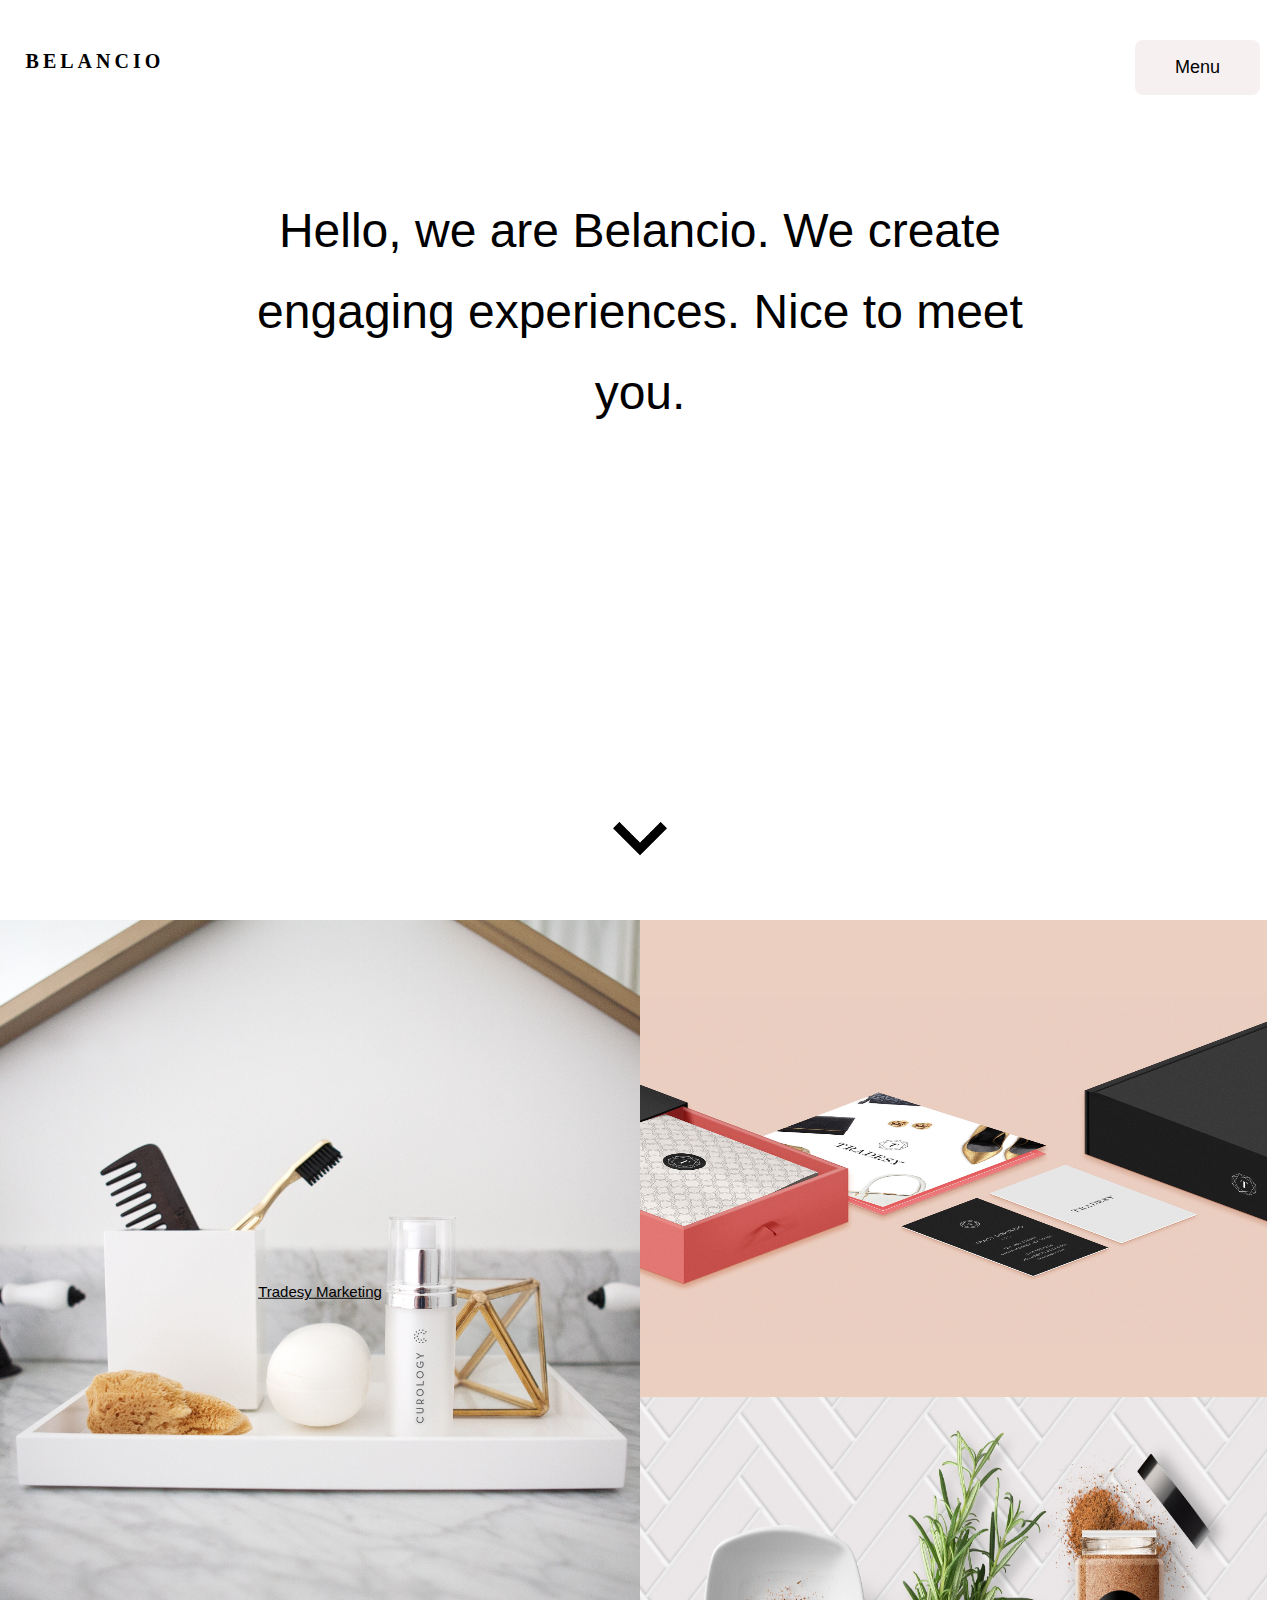
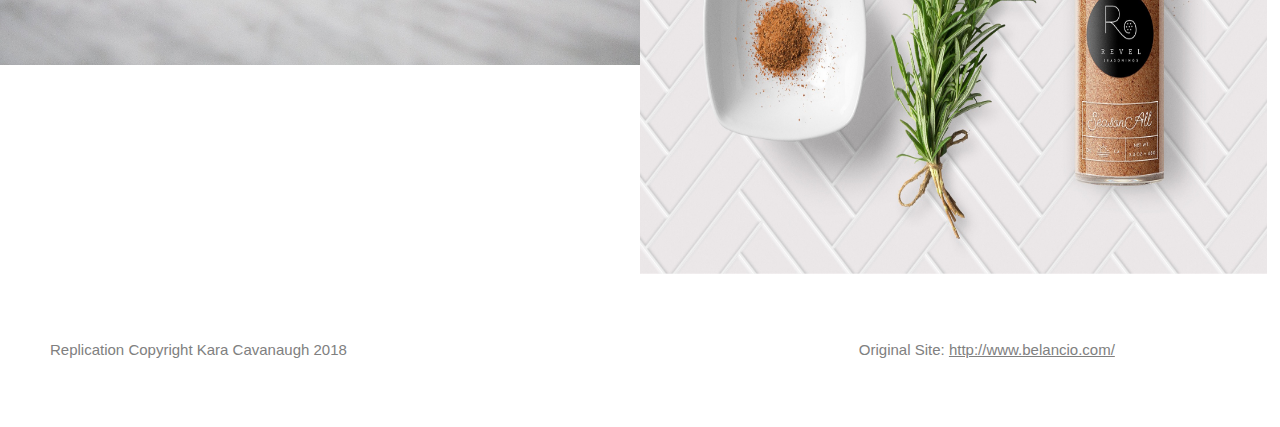
<file: index.html>
<!DOCTYPE html>
<html lang="en">

<head>
    <meta charset="utf-8">
    <!-- <meta name="viewport" content="width=device-width, initial-scale=1, shrink-to-fit=no"> -->
    <!-- <meta name="theme-color" content="#000000"> -->
    <link href="https://fonts.googleapis.com/css?family=Montserrat" rel="stylesheet">

    <meta name="author" content="kara cavanaugh" />
    <meta name="description" content="belancio replication site" />
    <link rel="stylesheet" href="./reset.css"> </link>
    <link rel="stylesheet" href="./styles.css"> </link>
    <link rel="stylesheet" href="https://www.w3schools.com/w3css/4/w3.css">
    <link rel="shortcut icon" type="image/png" href="./images/b-favicon.png" />
    <script type="text/javascript" src="./script.js"></script>
    <title>Belancio Replica</title>
</head>

<body>
    <div>
        <div>
            <div class="head-div">
                <div>
                    <h1 class='h1-header'>BELANCIO</h1>
                </div>

                <div id="close" class="close-menu" onClick="myFunction(), menuFunction()">Menu </div>
            </div>



            <div id="toggleMenu">
                <div class="center">
                    <h3 class="about" onclick="aboutUsFunction()">About</h3>
                    <div id="hiddenAbout" style="display:none" class="hidden">
                        <h4>We are a boutique strategy + design firm based in Los Angeles with over 15 years of experience.
                        </h4>
                        <hr/>
                        <h4>We are leaders in business strategy and vision. We have a unique blend of a business and creative
                            background in strategy, operations, design and technology.
                        </h4>
                    </div>
                    <div>
                        <h3 class="about" onclick="strategyFunction()">Strategy</h3>
                        <div class="hidden" style="display:none" id="hiddenStrategy">
                            <h4>We help ambitious startups, investors and companies fulfill their potential through smart partnerships.
                                <hr/>Our strategies include:
                            </h4>
                            <ul style="font-size:18px">
                                <li>Brand Identity</li>
                                <li>Design</li>
                                <li>Social Media</li>
                            </ul>
                        </div>

                    </div>
                    <div>
                        <div>
                            <h3 class="about" onclick="clientsFunction()">Clients</h3>
                            <div class="hidden" style="display:none" id="hiddenClients">
                                <h4>Our clients are top companies from every industry. They include:
                                </h4>
                                <ul style="font-size:18px">
                                    <li>Revel Seasonings</li>
                                    <li>Tradesy</li>
                                    <li>Irvine Company</li>
                                </ul>
                            </div>
                        </div>
                    </div>
                    <h3 class="about" onclick="contactFunction()">Contact Us</h3>
                    <div class="hidden" style="display:none" id="hiddenContact">
                        <h4>Say hello to get in touch with us. We would be delighted to connect with you.
                        </h4>
                        <hr/>
                        <h4>Phone: +1 949 464-8054</h4>
                        <h4>Email: hello@belancio.com</h4>


                        </ul>
                    </div>
                </div>

            </div>
        </div>
        <div>
            <h2 class="intro-paragraph">Hello, we are Belancio. We create engaging experiences. Nice to meet you.</h2>

            <div class="arrow-container">
                <img class="arrow-down" onclick="scrollDown()" src="./images/arrow_down_black.png">
            </div>
        </div>
        <!-- START OF PICTURE SELECT SECTION -->
        <div class="second-section">
            <!-- PICTURE 1 -->
            <div>
                <div class="relative-pic">
                    <img class="pictures transform" src="./images/large-curology-mini.jpg" />
                    <div class="pic-text">
                        <a href="./tradesy.html">Tradesy Marketing</a>
                    </div>
                </div>
            </div>
            <!-- PICTURE 2 -->
            <div id="vert-flex">
                <div>
                    <img class="small-pic transform" src="./images/small2-tradesy-mini.jpg" />
                </div>
                <div>
                    <img class="small-pic transform" src="./images/small1-revel-seasonings-mini.jpg" />
                </div>
            </div>
        </div>
        <!-- footer here -->
        <div class="footer" style="padding:50px; color:gray">
            <p>Replication Copyright Kara Cavanaugh 2018</p>

            <p style="padding-left:40vw">Original Site:
                <a href="http://www.belancio.com/"> http://www.belancio.com/</a>
            </p>
        </div>
</body>

</html>
</file>
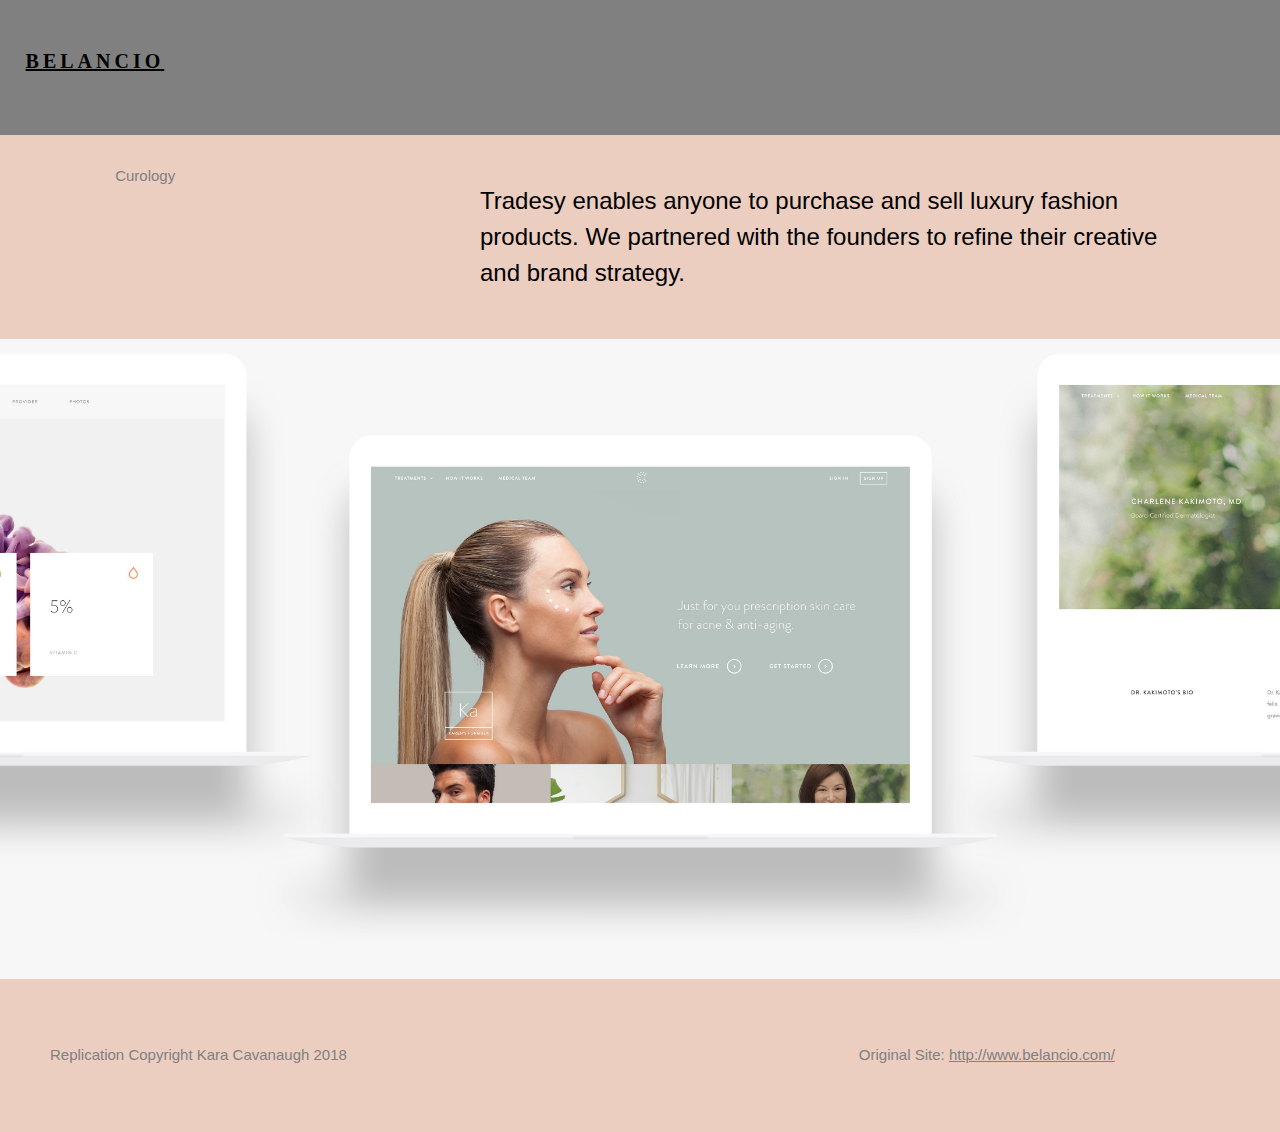
<file: tradesy.html>
<!DOCTYPE html>
<html lang="en">

<head>
    <meta charset="utf-8">
    <!-- <meta name="viewport" content="width=device-width, initial-scale=1, shrink-to-fit=no"> -->
    <!-- <meta name="theme-color" content="#000000"> -->
    <style>
        @import url('https://fonts.googleapis.com/css?family=Maven+Pro');
    </style>
    <link href="https://fonts.googleapis.com/css?family=Montserrat" rel="stylesheet">

    <link rel="stylesheet" href="./reset.css"> </link>
    <link rel="stylesheet" href="./secondary-pages.css"> </link>
    <link rel="stylesheet" href="./styles.css"> </link>

    <link rel="stylesheet" href="https://www.w3schools.com/w3css/4/w3.css">
    <link rel="shortcut icon" type="image/png" href="./images/b-favicon.png" />
    <script type="text/javascript" src="./script.js"></script>
    <title>Belancio Replica</title>
</head>

<body>
    <div class="tradesy-background">
        <!-- HEADER -->
        <div class="head-div">
            <div>
                <a href="./index.html">
                    <h1 class='h1-header'>BELANCIO</h1>
                </a>
            </div>


        </div>
        <!-- END HEADER -->


        <div class="second-section">
            <div class="transform">
                <span class="tradesy-1-left">Curology</span>
            </div>
            <div>
                <div class="tradesy-1-right">Tradesy enables anyone to purchase and sell luxury fashion products. We partnered with the founders to refine
                    their creative and brand strategy.</div>
            </div>
            <div>
            </div>

        </div>
        <img class="tradesy-pic1" src="./images/curology-feature.jpg" </div>

        <!-- ----FOOTER HERE---- -->
        <div class="footer" style="padding:50px; color:gray">
            <p>Replication Copyright Kara Cavanaugh 2018</p>

            <p style="padding-left:40vw">Original Site:
                <a href="http://www.belancio.com/"> http://www.belancio.com/</a>
            </p>
        </div>

</body>

</html>
</file>
<file: styles.css>
.head-div {
  display: flex;
  justify-content: space-between;
  height:15vh;
}
.h1-header {
  font-family: Montserrat sans-serif;
  letter-spacing: 4px;
  font-size: 20px;
  padding: 2vw;
  padding-top: 4vh;
  font-weight: bold;
}
.intro-paragraph {
  font-family: sans-serif;
  font-weight: lighter;
  font-size: 48px;
  text-align: center;
  padding-top: 5vh;
  padding-right: 17vw;
  padding-left: 17vw;
  padding-bottom: 20vh;
  line-height: 81px;
  height: 70vh;
  
}
#toggleMenu {
  display: inline-block;
  margin-right: 30px;
  display: none;
}
div h3 {
  text-align: center;
  font-size: 48px;
}
#close-x {
  display: block;
  padding: 2vw;
  float: right;
}
.close-menu {
  align-content: center;
  font-size: 18px;
  padding: 0px 40px;
  cursor: pointer;
  margin: 40px 20px 40px 0px;
  border-radius: 8px;
  background-color: rgb(247, 240, 240);
}
.arrow-container {
  display: flex;
  justify-content: center;
  height: 15vh;
}
.arrow-down {
  height: 12vh;
}
.relative-pic{
  position:relative;
}
.second-section {
  display: flex;
  flex-direction: row;
}
.pictures {
  display: flex;
  flex-direction: row;
  width: 50vw;
  background-color: hsl(0, 0%, 100%);
  -webkit-transition: all 0.8s ease;
     -moz-transition: all 0.8s ease;
       -o-transition: all 0.8s ease;
      -ms-transition: all 0.8s ease;
          transition: all 0.8s ease;
}
.small-pic {
  width: 49vw;
  height: 53vh;
  flex-direction: row;
   -webkit-transition: all 0.6s ease;
     -moz-transition: all 0.6s ease;
       -o-transition: all 0.6s ease;
      -ms-transition: all 0.6s ease;
          transition: all 0.6s ease;
}
#vert-flex{
  display:flex;
  flex-direction: column;
}
.pic-text{
  transition: .5s ease;
  opacity: 1;
  position: absolute;
  top: 50%;
  left: 50%;
  transform: translate(-50%, -50%);
  -ms-transform: translate(-50%, -50%);
  text-align: center;
}
.footer {
  display: flex;
}
 .transform{
   display:flex;
   flex-direction: row;
 }
.transform:hover{
   border-radius: 10%;
      opacity: 0.7;

}
.absolute-pic{
  position: absolute;
}
.transform:hover .pic-text{
  opacity: 1;
}

.pic-text:hover{
opacity: 1;
background-color: gray;
position: absolute;

}
.about {
  display: flex;
  flex-direction: column;
  align-content: center;
  justify-content: center;
}
.hidden {
  font-size: 16px;  
  margin: 0 auto;
  text-align: center;
  width: 40vw;
}
.about:hover {
  cursor: pointer;
}
.center {
  margin: 0 auto;
  width: 40vw;
}
</file>
<file: secondary-pages.css>
.tradesy-background{
    background-color: #ebcec0;
}
.head-div{
background-color:gray;
}
.tradesy-1-left{
width: 30vw;
float: right;
padding:2em;
padding-left:30%;
color: gray;
}
.tradesy-1-right{
/* font-family: 'Maven Pro', sans-serif; */
padding: 2em;
line-height:36px;
font-size:24px;
font-family: Helvetica, sans-serif;
font-weight: lighter;
margin: 0 2em 0 2em;
}

.tradesy-pic1{
width:100%;
}
</file>
